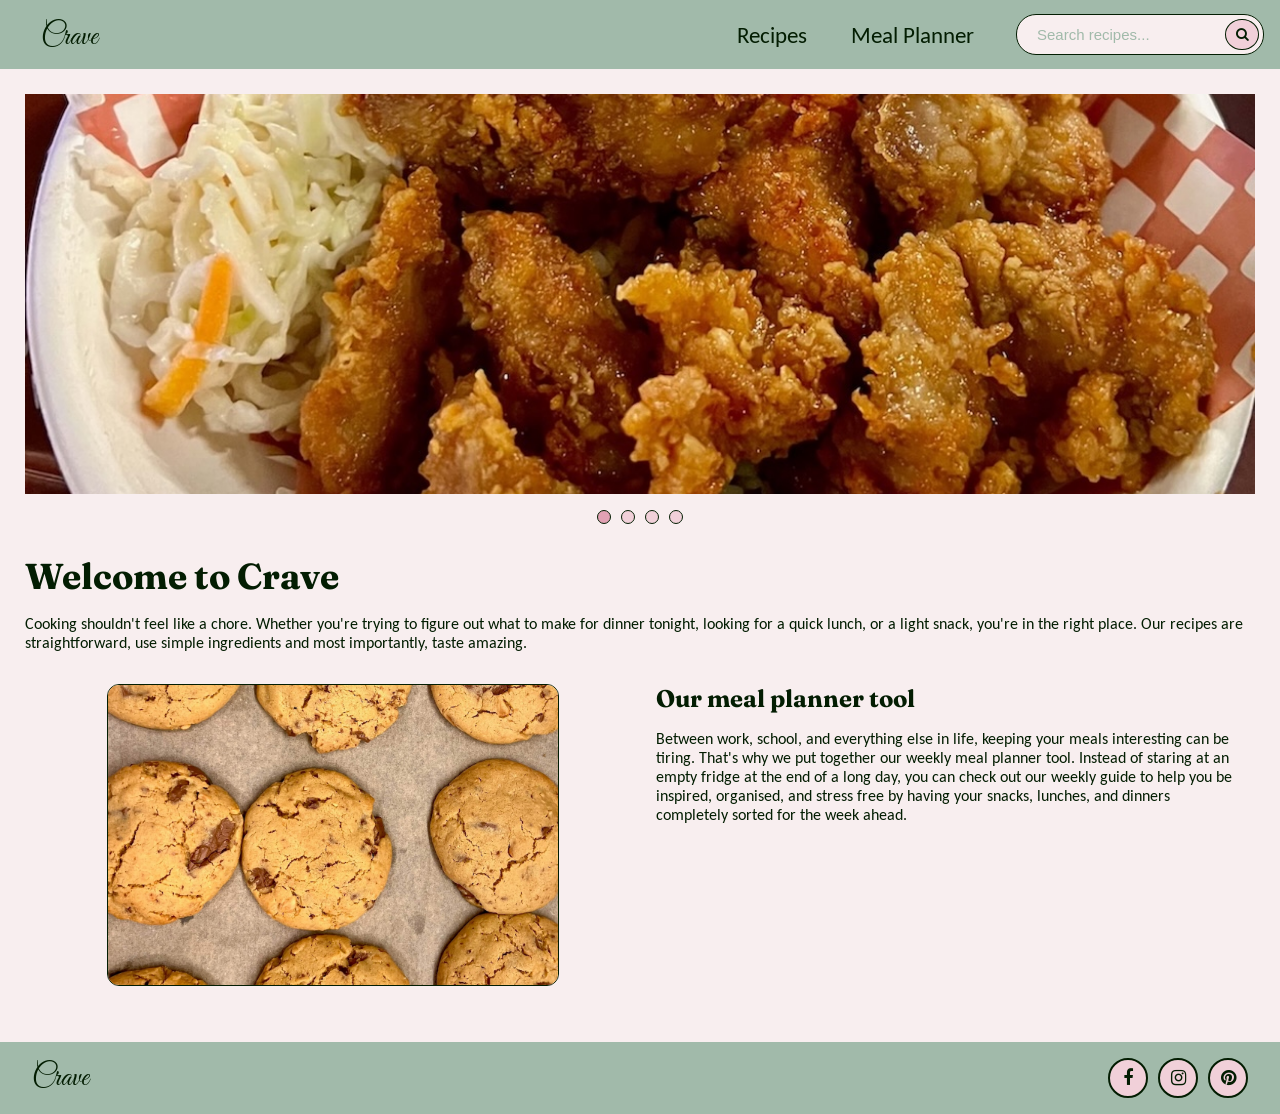
<file: index.html>
<!DOCTYPE html>
<html lang="en">
<head>
    <meta charset="UTF-8">
    <meta name="viewport" content="width=device-width, initial-scale=1.0">
    <title>Crave</title>
    <link rel="icon" type="image/png" href="images/crave-favicon.png">
    <link rel="stylesheet" href="style.css">
    <link rel="stylesheet" href="https://cdnjs.cloudflare.com/ajax/libs/font-awesome/4.7.0/css/font-awesome.min.css">
</head>
<body>
    <!-- Navbar with links and search -->
    <nav class="topnav" id="my-top-nav">
        <a href="index.html" class="logo-link">Crave</a>
        <div id="nav-right">
            <a href="recipeindex.html">Recipes</a>
            <a href="mealplanner.html">Meal Planner</a>
            <!-- Search bar for finding recipes -->
            <div class="search-container">
                <input type="text" id="recipe-search" onkeyup="searchRecipes()" placeholder="Search recipes...">
                <button type="button" aria-label="Magnifying glass search icon"><i class="fa fa-search"></i></button>
                <div id="search-results">
                    <ul id="recipe-menu">
                        <li><a href="recipe.html?id=cookies">Chocolate Chip Peanut Butter Cookies</a></li>
                        <li><a href="recipe.html?id=crepe">Soft Crepes</a></li>
                        <li><a href="recipe.html?id=doughnuts">Fluffy Banana Airfryer Doughnut Holes</a></li>
                        <li><a href="recipe.html?id=flatbread">Garlic Butter Flatbread</a></li>
                        <li><a href="recipe.html?id=onion-rings">Crispy Onion Rings</a></li>
                        <li><a href="recipe.html?id=potato-salad">Creamy Potato Salad</a></li>
                        <li><a href="recipe.html?id=scone">Fluffy Scones</a></li>
                        <li><a href="recipe.html?id=sushi">Teriyaki Sushi</a></li>
                        <li><a href="recipe.html?id=bulgogi">Beef Bulgogi</a></li>
                        <li><a href="recipe.html?id=chicken">Honey Soy Chicken</a></li>
                    </ul>
                </div>
            </div>
        </div>
        <div class="hamburger">
            <div class="line"></div>
            <div class="line"></div>
            <div class="line"></div>
        </div>
    </nav>
    
    <div class="body-wrap">
        <main>
            <div class="content-section">
                <!-- Slideshow with images that link to recipes -->
                <div class="slideshow-container">
                    <div class="slide-active">
                        <a href="recipe.html?id=chicken">
                            <img class="slide-img" src="images/chicken.jpeg" alt="image of fried chicken with a garlic honey soy glaze, with coleslaw on the side">
                        </a>
                    </div>
                    <div class="slide">
                        <a href="recipe.html?id=sushi">
                            <img class="slide-img" src="images/sushi.jpeg" alt="image of salmon, cucumber, carrot and avocado sushi on a white plate background">
                        </a>
                    </div>
                    <div class="slide">
                        <a href="recipe.html?id=flatbread">
                            <img class="slide-img" src="images/flatbread.jpeg" alt="image of round, soft, buttery flatbread">
                        </a>
                    </div>
                    <div class="slide">
                        <a href="recipe.html?id=scone">
                            <img class="slide-img" src="images/scone.jpeg" alt="image of light, well risen scones on a baking tray">
                        </a>
                    </div>
                </div>
                <!-- Progression dots for the slideshow/carousel -->
                <div class="slide-dots">
                    <button class="dot-active"></button>
                    <button class="dot"></button>
                    <button class="dot"></button>
                    <button class="dot"></button>
                </div>
            </div>
            
            <!-- Welcome section, introducing the website -->
            <section class="welcome-intro">
                <h1>Welcome to Crave</h1> 
                <p>Cooking shouldn't feel like a chore. Whether you're trying to figure out what to make for dinner tonight, looking for a quick lunch, or a light snack, you're in the right place. Our recipes are straightforward, use simple ingredients and most importantly, taste amazing.</p>
            </section>
        
            <!-- Information about the meal planner and an image from the cookie recipe -->
            <section class="row">
                <div class="column">
                    <img class="home-img" src="images/cookie.jpeg" alt="Thick and chewy peanut butter cookies studded with chocolate chips">
                </div>
                <div class="column">
                    <h2>Our meal planner tool</h2>
                    <p>Between work, school, and everything else in life, keeping your meals interesting can be tiring. That's why we put together our weekly meal planner tool. Instead of staring at an empty fridge at the end of a long day, you can check out our weekly guide to help you be inspired, organised, and stress free by having your snacks, lunches, and dinners completely sorted for the week ahead.</p>
                </div>
            </section>
        </main>
   </div>
   
   <!-- Footer with social media links -->
   <footer>
        <span class="footer-logo">Crave</span>
        <div class="footer-links">
            <a href="https://facebook.com" class="circle"><i class="fa fa-facebook"></i></a>
            <a href="https://instagram.com" class="circle"><i class="fa fa-instagram"></i></a>
            <a href="https://pinterest.com" class="circle"><i class="fa fa-pinterest"></i></a>
        </div>
    </footer>
    <script src="script.js"></script>
</body>
</html>
</file>
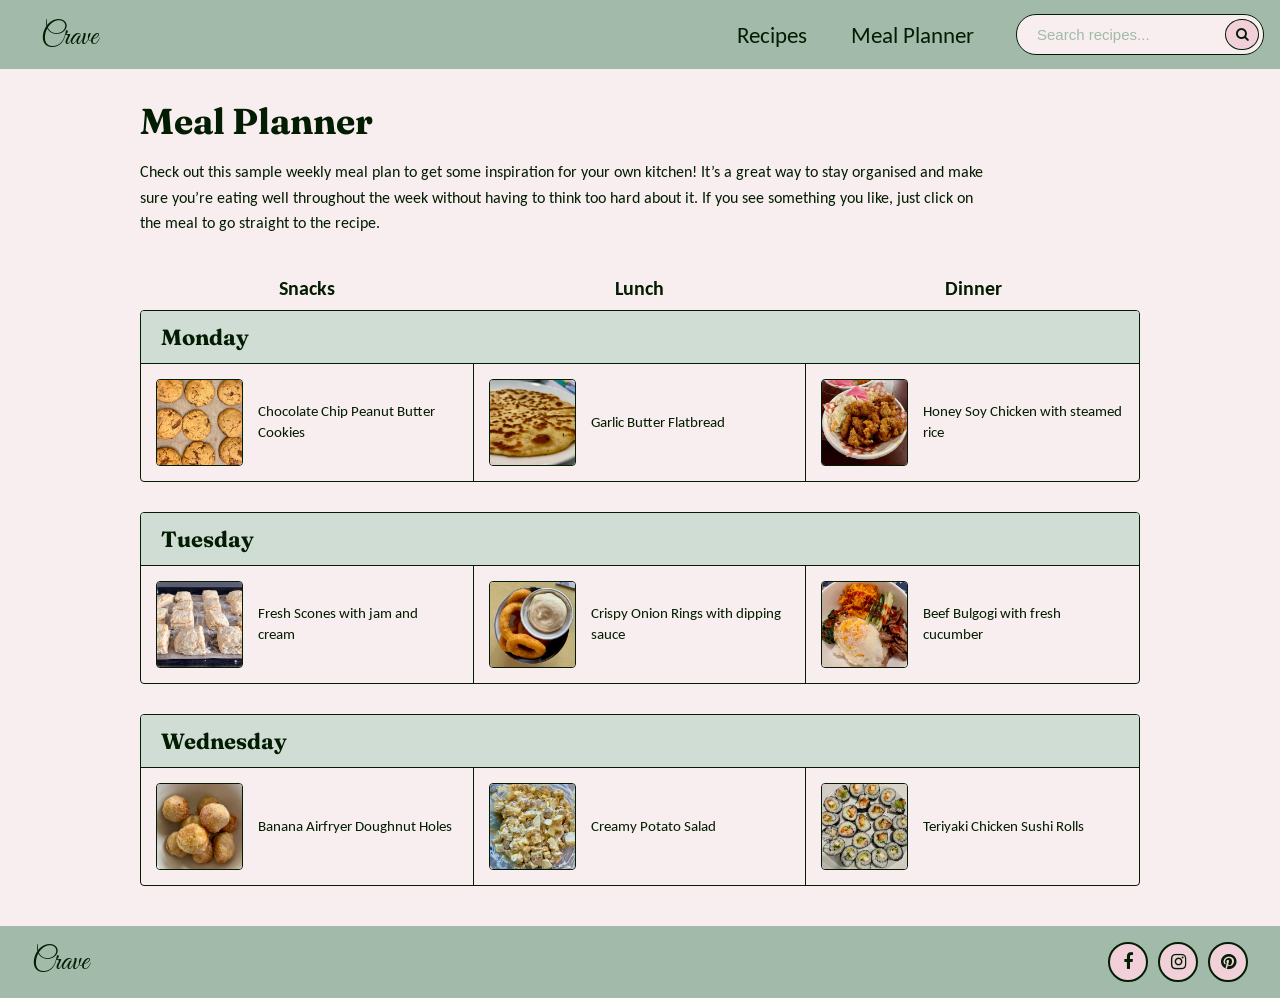
<file: mealplanner.html>
<!DOCTYPE html>
<html lang="en">
<head>
    <meta charset="UTF-8">
    <meta name="viewport" content="width=device-width, initial-scale=1.0">
    <title>Crave</title>
    <link rel="icon" type="image/png" href="images/crave-favicon.png">
    <link rel="stylesheet" href="style.css">
    <link rel="stylesheet" href="https://cdnjs.cloudflare.com/ajax/libs/font-awesome/4.7.0/css/font-awesome.min.css">
</head>
<body>
    <!-- Navbar with links and search -->
    <nav class="topnav" id="my-top-nav">
        <a href="index.html" class="logo-link">Crave</a>
        <div id="nav-right">
            <a href="recipeindex.html">Recipes</a>
            <a href="mealplanner.html">Meal Planner</a>
            
            <!-- Search bar for finding recipes -->
            <div class="search-container">
                <input type="text" id="recipe-search" onkeyup="searchRecipes()" placeholder="Search recipes...">
                <button type="button" aria-label="Magnifying glass search icon"><i class="fa fa-search"></i></button>
                <div id="search-results">
                    <ul id="recipe-menu">
                        <li><a href="recipe.html?id=cookies">Chocolate Chip Peanut Butter Cookies</a></li>
                        <li><a href="recipe.html?id=crepe">Soft Crepes</a></li>
                        <li><a href="recipe.html?id=doughnuts">Fluffy Banana Airfryer Doughnut Holes</a></li>
                        <li><a href="recipe.html?id=flatbread">Garlic Butter Flatbread</a></li>
                        <li><a href="recipe.html?id=onion-rings">Crispy Onion Rings</a></li>
                        <li><a href="recipe.html?id=potato-salad">Creamy Potato Salad</a></li>
                        <li><a href="recipe.html?id=scone">Fluffy Scones</a></li>
                        <li><a href="recipe.html?id=sushi">Teriyaki Sushi</a></li>
                        <li><a href="recipe.html?id=bulgogi">Beef Bulgogi</a></li>
                        <li><a href="recipe.html?id=chicken">Honey Soy Chicken</a></li>
                    </ul>
                </div>
            </div>
        </div>
        <div class="hamburger">
            <div class="line"></div>
            <div class="line"></div>
            <div class="line"></div>
        </div>
    </nav>

    <div class="body-wrap">
        <main class="planner-container">
            <!-- Intro and information about the meal planner -->
           <h1>Meal Planner</h1>
           <p>Check out this sample weekly meal plan to get some inspiration for your own kitchen! It’s a great way to stay organised and make sure you’re eating well throughout the week without having to think too hard about it. If you see something you like, just click on the meal to go straight to the recipe.</p>

           <div class="meal-headers">
               <div>Snacks</div>
               <div>Lunch</div>
               <div>Dinner</div>
           </div>

           <!-- Meal planner grid, Monday -->
           <section class="day-section">
               <header class="day-header">
                   <h2>Monday</h2>
               </header>
               <div class="meals-grid">
                   <div class="meal-item">
                       <a href="recipe.html?id=cookies" class="meal-link">
                           <img src="images/cookie.jpeg" alt="Peanut butter cookies">
                           <div class="meal-text">Chocolate Chip Peanut Butter Cookies</div>
                       </a>
                   </div>
                   <div class="meal-item">
                       <a href="recipe.html?id=flatbread" class="meal-link">
                           <img src="images/flatbread.jpeg" alt="Garlic flatbread">
                           <div class="meal-text">Garlic Butter Flatbread</div>
                       </a>
                   </div>
                   <div class="meal-item">
                       <a href="recipe.html?id=chicken" class="meal-link">
                           <img src="images/chicken.jpeg" alt="Honey soy chicken">
                           <div class="meal-text">Honey Soy Chicken with steamed rice</div>
                       </a>
                   </div>
               </div>
           </section>

            <!-- Meal planner grid, Tuesday -->
           <section class="day-section">
               <header class="day-header">
                   <h2>Tuesday</h2>
               </header>
               <div class="meals-grid">
                   <div class="meal-item">
                       <a href="recipe.html?id=scone" class="meal-link">
                           <img src="images/scone.jpeg" alt="Fluffy scones">
                           <div class="meal-text">Fresh Scones with jam and cream</div>
                       </a>
                   </div>
                   <div class="meal-item">
                       <a href="recipe.html?id=onion-rings" class="meal-link">
                           <img src="images/onion-rings.jpeg" alt="Onion rings">
                           <div class="meal-text">Crispy Onion Rings with dipping sauce</div>
                       </a>
                   </div>
                   <div class="meal-item">
                       <a href="recipe.html?id=bulgogi" class="meal-link">
                           <img src="images/bulgogi.jpeg" alt="Beef bulgogi">
                           <div class="meal-text">Beef Bulgogi with fresh cucumber</div>
                       </a>
                   </div>
               </div>
           </section>

            <!-- Meal planner grid, Wednesday -->
           <section class="day-section">
               <header class="day-header">
                   <h2>Wednesday</h2>
               </header>
               <div class="meals-grid">
                   <div class="meal-item">
                       <a href="recipe.html?id=doughnuts" class="meal-link">
                           <img src="images/doughnuts.jpeg" alt="Banana doughnuts">
                           <div class="meal-text">Banana Airfryer Doughnut Holes</div>
                       </a>
                   </div>
                   <div class="meal-item">
                       <a href="recipe.html?id=potato-salad" class="meal-link">
                           <img src="images/potato-salad.jpeg" alt="Potato salad">
                           <div class="meal-text">Creamy Potato Salad</div>
                       </a>
                   </div>
                   <div class="meal-item">
                       <a href="recipe.html?id=sushi" class="meal-link">
                           <img src="images/sushi.jpeg" alt="Teriyaki sushi">
                           <div class="meal-text">Teriyaki Chicken Sushi Rolls</div>
                       </a>
                   </div>
               </div>
           </section>
       </main>
    </div>

    <!-- Footer with social media links -->
    <footer>
        <span class="footer-logo">Crave</span>
        <div class="footer-links">
            <a href="https://facebook.com" class="circle"><i class="fa fa-facebook"></i></a>
            <a href="https://instagram.com" class="circle"><i class="fa fa-instagram"></i></a>
            <a href="https://pinterest.com" class="circle"><i class="fa fa-pinterest"></i></a>
        </div>
    </footer> 
    <script src="script.js"></script>
</body>
</html>
</file>
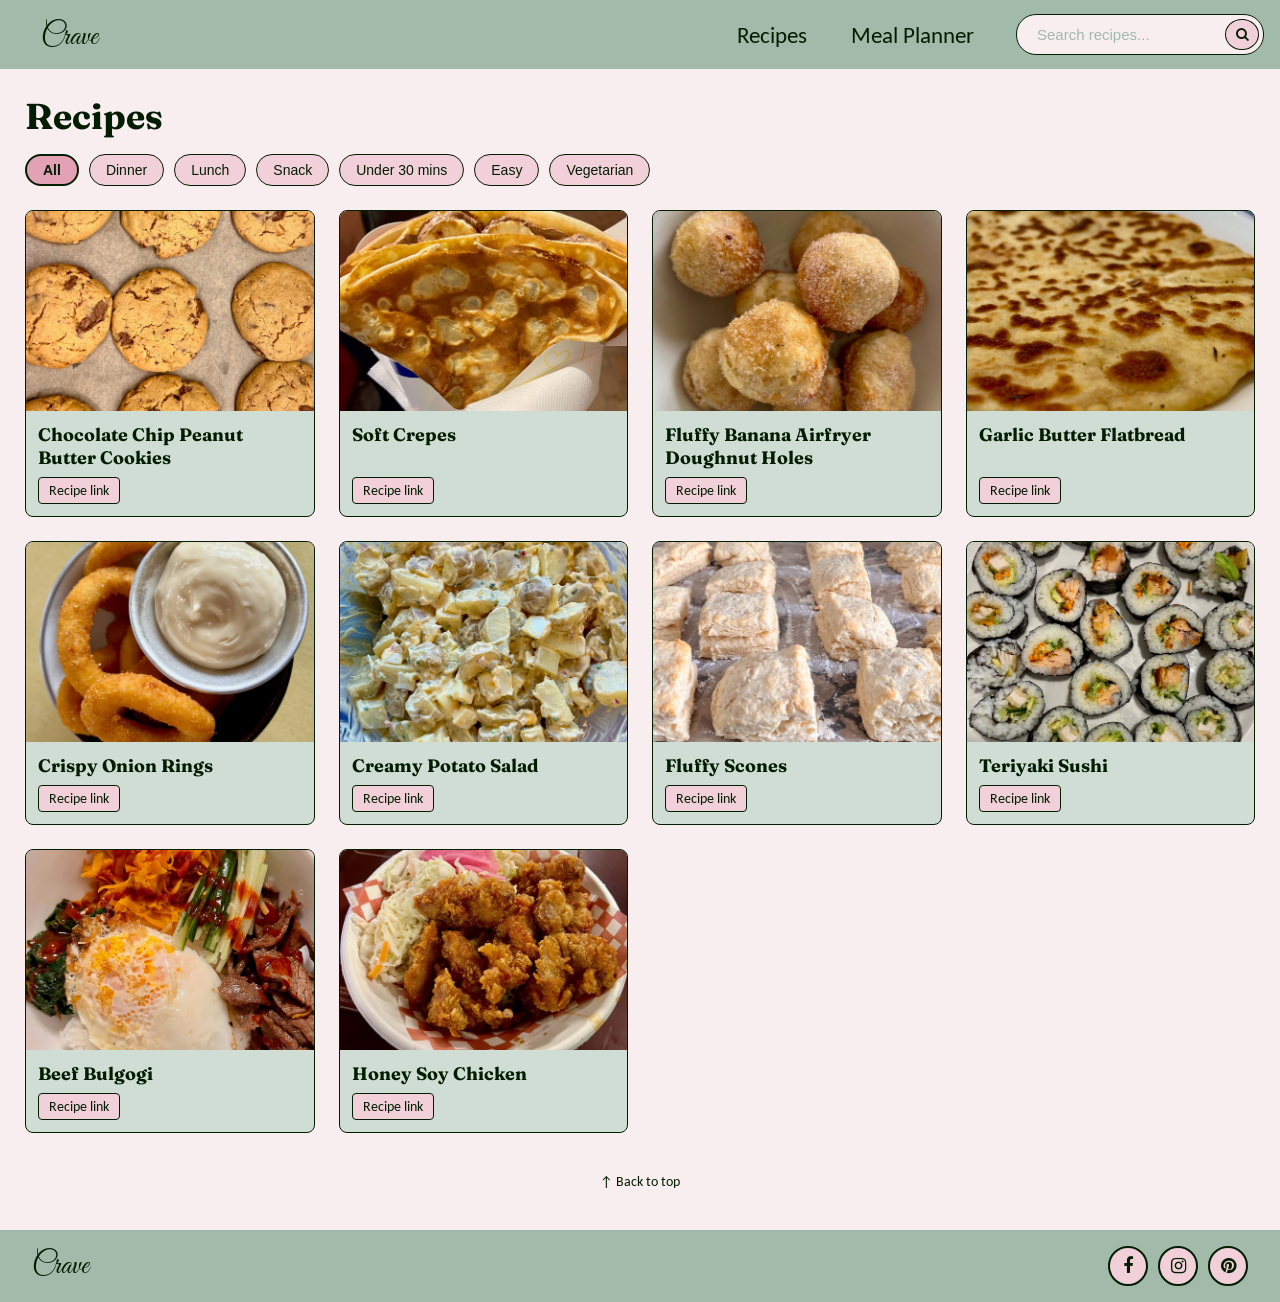
<file: recipeindex.html>
<!DOCTYPE html>
<html lang="en">
<head>
    <meta charset="UTF-8">
    <meta name="viewport" content="width=device-width, initial-scale=1.0">
    <title>Crave</title>
    <link rel="icon" type="image/png" href="images/crave-favicon.png">
    <link rel="stylesheet" href="style.css">
    <link rel="stylesheet" href="https://cdnjs.cloudflare.com/ajax/libs/font-awesome/4.7.0/css/font-awesome.min.css">
</head>
<body>
    <!-- Navbar with links and search -->
    <nav class="topnav" id="my-top-nav">
        <a href="index.html" class="logo-link">Crave</a>
        <div id="nav-right">
            <a href="recipeindex.html">Recipes</a>
            <a href="mealplanner.html">Meal Planner</a>

            <!-- Search bar for finding recipes -->
            <div class="search-container">
                <input type="text" id="recipe-search" onkeyup="searchRecipes()" placeholder="Search recipes...">
                <button type="button" aria-label="Magnifying glass search icon"><i class="fa fa-search"></i></button>

                <div id="search-results">
                    <ul id="recipe-menu">
                        <li><a href="recipe.html?id=cookies">Chocolate Chip Peanut Butter Cookies</a></li>
                        <li><a href="recipe.html?id=crepe">Soft Crepes</a></li>
                        <li><a href="recipe.html?id=doughnuts">Fluffy Banana Airfryer Doughnut Holes</a></li>
                        <li><a href="recipe.html?id=flatbread">Garlic Butter Flatbread</a></li>
                        <li><a href="recipe.html?id=onion-rings">Crispy Onion Rings</a></li>
                        <li><a href="recipe.html?id=potato-salad">Creamy Potato Salad</a></li>
                        <li><a href="recipe.html?id=scone">Fluffy Scones</a></li>
                        <li><a href="recipe.html?id=sushi">Teriyaki Sushi</a></li>
                        <li><a href="recipe.html?id=bulgogi">Beef Bulgogi</a></li>
                        <li><a href="recipe.html?id=chicken">Honey Soy Chicken</a></li>
                    </ul>
                </div>
            </div>
        </div>

        <div class="hamburger">
            <div class="line"></div>
            <div class="line"></div>
            <div class="line"></div>
        </div>
    </nav>
    
    <div class="body-wrap">
        <main>
            <h1>Recipes</h1>

            <!-- Buttons used to filter recipes by category -->
            <nav class="filter-buttons" aria-label="Recipe categories">
                <button class="filter-btn active" onclick="filterRecipes('all')">All</button>
                <button class="filter-btn" onclick="filterRecipes('dinner')">Dinner</button>
                <button class="filter-btn" onclick="filterRecipes('lunch')">Lunch</button>
                <button class="filter-btn" onclick="filterRecipes('snack')">Snack</button>
                <button class="filter-btn" onclick="filterRecipes('under-30')">Under 30 mins</button>
                <button class="filter-btn" onclick="filterRecipes('easy')">Easy</button>
                <button class="filter-btn" onclick="filterRecipes('vegetarian')">Vegetarian</button>
            </nav>

            <!-- Grid displaying all recipe cards -->
            <section class="recipe-grid" aria-label="Recipe Gallery">

                <!-- Individual recipe cards with category tags -->
                <div class="recipe-card" data-category="snack easy">
                    <img src="images/cookie.jpeg" alt="Thick and chewy peanut butter cookies studded with chocolate chips">
                    <div class="recipe-info">
                        <h2>Chocolate Chip Peanut Butter Cookies</h2>
                        <a href="recipe.html?id=cookies">Recipe link</a>
                    </div>
                </div>

                <div class="recipe-card" data-category="snack easy vegetarian">
                    <img src="images/crepe.jpeg" alt="Folded thin crepe spread with nutella and filled with sliced bananas">
                    <div class="recipe-info">
                        <h2>Soft Crepes</h2>
                        <a href="recipe.html?id=crepe">Recipe link</a>
                    </div>
                </div>

                <div class="recipe-card" data-category="snack under-30 easy vegetarian">
                    <img src="images/doughnuts.jpeg" alt="Bite sized golden doughnut holes rolled in cinnamon sugar">
                    <div class="recipe-info">
                        <h2>Fluffy Banana Airfryer Doughnut Holes</h2>
                        <a href="recipe.html?id=doughnuts">Recipe link</a>
                    </div>
                </div>

                <div class="recipe-card" data-category="lunch snack under-30 easy vegetarian">
                    <img src="images/flatbread.jpeg" alt="Warm, golden and soft flatbread">
                    <div class="recipe-info">
                        <h2>Garlic Butter Flatbread</h2>
                        <a href="recipe.html?id=flatbread">Recipe link</a>
                    </div>
                </div>

                <div class="recipe-card" data-category="snack vegetarian">
                    <img src="images/onion-rings.jpeg" alt="A bowl of golden brown onion rings with a creamy aoli">
                    <div class="recipe-info">
                        <h2>Crispy Onion Rings</h2>
                        <a href="recipe.html?id=onion-rings">Recipe link</a>
                    </div>
                </div>

                <div class="recipe-card" data-category="lunch easy vegetarian">
                    <img src="images/potato-salad.jpeg" alt="A bowl of classic creamy potato salad">
                    <div class="recipe-info">
                        <h2>Creamy Potato Salad</h2>
                        <a href="recipe.html?id=potato-salad">Recipe link</a>
                    </div>
                </div>

                <div class="recipe-card" data-category="snack lunch under-30 easy vegetarian">
                    <img src="images/scone.jpeg" alt="Warm, light homemade scones on a baking tray">
                    <div class="recipe-info">
                        <h2>Fluffy Scones</h2>
                        <a href="recipe.html?id=scone">Recipe link</a>
                    </div>
                </div>

                <div class="recipe-card" data-category="dinner">
                    <img src="images/sushi.jpeg" alt="Fresh teriyaki chicken sushi rolls sliced and served on a plate">
                    <div class="recipe-info">
                        <h2>Teriyaki Sushi</h2>
                        <a href="recipe.html?id=sushi">Recipe link</a>
                    </div>
                </div>

                <div class="recipe-card" data-category="dinner under-30">
                    <img src="images/bulgogi.jpeg" alt="Beef bulgogi strips served over rice with carrots, cucumber and a fried egg">
                    <div class="recipe-info">
                        <h2>Beef Bulgogi</h2>
                        <a href="recipe.html?id=bulgogi">Recipe link</a>
                    </div>
                </div>

                <div class="recipe-card" data-category="dinner under-30">
                    <img src="images/chicken.jpeg" alt="Crisp chicken pieces coated in a light honey soy glaze">
                    <div class="recipe-info">
                        <h2>Honey Soy Chicken</h2>
                        <a href="recipe.html?id=chicken">Recipe link</a>
                    </div>
                </div>
            </section>

            <!-- Button to quickly scroll back to the top -->
            <a href="#" class="back-to-top">↑ Back to top</a>
        </main>
    </div>

    <!-- Footer with social media links -->
    <footer>
        <span class="footer-logo">Crave</span>
        <div class="footer-links">
            <a href="https://facebook.com" class="circle"><i class="fa fa-facebook"></i></a>
            <a href="https://instagram.com" class="circle"><i class="fa fa-instagram"></i></a>
            <a href="https://pinterest.com" class="circle"><i class="fa fa-pinterest"></i></a>
        </div>
    </footer>

    <script src="script.js"></script>
</body>
</html>
</file>
<file: style.css>
/* Importing fonts */
@import url('https://fonts.googleapis.com/css2?family=Carlito:ital,wght@0,400;0,700;1,400;1,700&family=Fraunces:ital,opsz,wght@0,9..144,100..900;1,9..144,100..900&family=Great+Vibes&display=swap');

/* Main page styling */
body {
    margin: 0;
    padding: 0;
    background-color: #f8eeef;
    font-family: 'Carlito', sans-serif;
    color: #031d02;
}

.body-wrap {
    margin: 25px;
}

/* Makes the scroll to top button more smooth */
html {scroll-behavior: smooth;}

/* TEXT */
h1, h2, h3 {
    font-family: 'Fraunces', serif;
    color: #031d02;
    font-weight: 700;
}

h1 {
    font-size: 36px;
    margin-bottom: 15px;
}

h2 {
    font-size: 24px;
    margin-top: 0;
    margin-bottom: 15px;
}

/* NAVBAR */
/* Styling and positioning for the nav bar */
#my-top-nav, nav#my-top-nav {
    position: sticky;
    top: 0;
    z-index: 1000;
    padding: 8px 0;
    box-sizing: border-box;
}

.topnav {
    background-color: #a1baaa;
    width: 100%;
    display: flex;
    align-items: center;
    padding: 10px 0;
    box-sizing: border-box;
    position: relative; 
    z-index: 1001;
}

.topnav a {
    display: block;
    color: #031d02;
    text-align: center;
    padding: 10px 16px;
    text-decoration: none;
    font-size: 23px;
    border-radius: 8px;
    margin: 0 2px;
}

/* Hover effect for navbar links */
.topnav a:hover {
    background-color: #f1d0d9;
    color: #031d02;
}

/* Logo styling */
.topnav a.logo-link {
    font-size: 30px;
    font-family: Great Vibes;
    margin-left: 25px;
    padding-bottom: 5px;
}

/* SEARCH BAR */
.search-container {
    position: relative;
    display: flex;
    align-items: center;
    background-color: #f8eeef;
    border: 1px solid #031d02;
    border-radius: 20px;
    padding: 4px 4px 4px 12px;
    margin: auto 16px;
}

.search-container input {
    padding: 6px 8px;
    border-radius: 20px;
    border: none;
    outline: none;
    font-size: 15px;
    width: 180px;
    background-color: transparent;
    color: #031d02;
}

/* Placeholder text colour */
.search-container input::placeholder {
    color: #a1baaa;
}

/* Search icon button */
.search-container button {
    padding: 8px 10px;
    border-radius: 50%;
    border: 1px solid #031d02;
    background-color: #f1d0d9;
    color: #031d02;
    cursor: pointer;
    display: flex;
    align-items: center;
    justify-content: center;
}

.search-container button:hover {
    background-color: #e2a1b4;
}

/* Right side navigation links */
#nav-right {
    margin-left: auto;
    display: flex;
    align-items: center;
    gap: 8px;
}

/* Results from recipe search */
#search-results {
    display: none;
    position: absolute;
    top: 100%;
    left: 0;
    background-color: #f8eeef;
    border: 1px solid #031d02;
    padding: 5px;
    border-radius: 10px;
    width: 250px;
    z-index: 999;
}

#recipe-menu {
    list-style-type: none;
    padding: 0;
    margin: 0;
}

#recipe-menu li a {
    padding: 8px 12px;
    text-decoration: none;
    color: #031d02;
    display: block;
}

#recipe-menu li a:hover {
    background-color: #f1d0d9;
}

/* Hamburger menu */
.hamburger {
    display: none;
    flex-direction: column;
    cursor: pointer;
    gap: 5px;
    margin-left: auto;
    margin-right: 16px;
    padding: 8px;
}

.hamburger .line {
    width: 25px;
    height: 3px;
    background: #031d02;
    border-radius: 2px;
}

/* Responsive navbar for smaller screens */
@media (max-width: 768px) {
    #nav-right {
        display: none;
        position: absolute;
        top: 60px;
        right: 0;
        background: #a1baaa;
        flex-direction: column;
        width: 100%;
        text-align: center; 
        padding: 1rem;
        z-index: 1000;
        box-shadow: 0 4px 10px rgba(3, 29, 2, 0.15);
    }

    #nav-right.active {
        display: flex;
    }

    .hamburger {
        display: flex;
    }

    .search-container {
        margin: 12px auto; 
        width: 80%; 
        max-width: 300px;
        background-color: #f8eeef;
    }
}


/* LAYOUT */
/* Grid layout */
.row {
    display: flex;
    align-items: flex-start;
}

.column {
    flex: 1;
    padding: 16px;
}


/* IMAGES */
.home-img {
    width: 100%;
    max-width: 450px;
    height: 300px;
    object-fit: cover;
    border-radius: 12px;
    border: 1px solid #031d02;
    display: block;
    margin: 0 auto;
}

/* FOOTER */
/* layout, spacing, styling */
footer {
    background-color: #a1baaa;
    display: flex;
    justify-content: space-between;
    align-items: center;
    padding: 16px 32px;
    margin-top: 40px;
}

/* Footer logo */
.footer-logo {
    font-size: 30px;
    color: #031d02;
    font-family: Great Vibes;
}

/* Social media circles layout */
.footer-links {
    display: flex;
    gap: 10px;
}

/* Social media circles */
.circle {
    width: 36px;
    height: 36px;
    border-radius: 50%;
    background-color: #f1d0d9;
    border: 2px solid #031d02;
    display: flex;
    align-items: center;
    justify-content: center;
    color: #031d02;
    text-decoration: none;
    font-size: 18px;
}

/* Hover effect for socials */
.circle:hover {
    background-color: #e2a1b4;
}

/* CAROUSEL */
.slideshow-container {
    position: relative;
    height: 400px;
    overflow: hidden;
    margin: 0;
}

/* Hidden slides */
.slide {
    position: absolute;
    top: 0;
    left: 0;
    width: 100%;
    height: 100%;
    display: flex;
    align-items: center;
    justify-content: center;
    opacity: 0;
    transition: opacity 0.8s ease-in-out;
    pointer-events: none;
}

/* Active slide */
.slide-active {
    position: absolute;
    top: 0;
    left: 0;
    width: 100%;
    height: 100%;
    display: flex;
    align-items: center;
    justify-content: center;
    transition: opacity 0.8s ease-in-out;
    opacity: 1;
    background-color: #f1d0d9;
    pointer-events: auto;
}

/* Progression dots for slideshow */
.slide-dots {
    display: flex;
    justify-content: center;
    align-items: center;
    margin: 16px 0;
    gap: 10px;
}

/* Styling for slideshow dots */
.dot, .dot-active {
    width: 14px;
    height: 14px;
    border-radius: 50%;
    cursor: pointer;
    padding: 0;
    border: 1.5px solid #031d02;
}

.dot {
    background-color: #f1d0d9;
}

/* Active slideshow dot */
.dot-active {
    background-color: #e2a1b4;
}

/* Slideshow images */
.slide-img {
    width: 100%;
    height: 100%;
    object-fit: cover;
    display: block;
}

.slideshow-container a {
    display: block;
    width: 100%;
    height: 100%;
}

/* Recipe grid layout */
.recipe-grid {
    display: grid;
    grid-template-columns: 1fr 1fr 1fr 1fr;
    gap: 24px;
    margin-top: 24px;
}

/* RECIPE CARD */
.recipe-card {
    border: 1px solid #031d02;
    border-radius: 8px;
    overflow: hidden;
    background-color: #d0ddd4;
    display: flex;
    flex-direction: column;
}

/* Recipe card image */
.recipe-card img {
    width: 100%;
    height: 200px;
    object-fit: cover;
    display: block;
}

/* Text content inside recipe cards */
.recipe-info {
    padding: 12px;
    display: flex;
    flex-direction: column;
    flex-grow: 1;
}

.recipe-info h2 {
    margin: 0 0 8px 0;
    font-size: 18px;
}

.recipe-info p {
    margin: 0 0 12px 0;
    font-size: 14px;
}

/* Recipe card button styling */
.recipe-info a {
    font-size: 14px;
    text-decoration: none;
    border: 1px solid #031d02;
    padding: 4px 10px;
    border-radius: 4px;
    display: inline-block;
    background-color: #f1d0d9;
    color: #031d02;
    margin-top: auto; 
    align-self: flex-start;
}

/* Hover effect for recipe links */
.recipe-info a:hover {
    background-color: #e2a1b4;
}

/* FILTER BUTTONS */
.filter-buttons {
    display: flex;
    gap: 10px;
    flex-wrap: wrap;
    margin-top: 16px;
}

.filter-btn {
    padding: 6px 16px;
    border: 1px solid #031d02;
    border-radius: 20px;
    background-color: #f1d0d9;
    cursor: pointer;
    font-size: 14px;
    color: #031d02;
}

/* Hover effect for filter buttons */
.filter-btn:hover {
    background-color: #e2a1b4;
}

/* Highlighting the active filter button */
.filter-btn.active {
    background-color: #e2a1b4;
    font-weight: bold;
    border: 2px solid #031d02;
}

/* Link to quickly scroll back to the top */
.back-to-top {
    display: block;
    text-align: center;
    margin-top: 40px;
    font-size: 14px;
    text-decoration: none;
    color: #031d02;
}

/* Responsive recipe grid for smaller screens */
@media (max-width: 768px) {
    .recipe-grid {
        grid-template-columns: 1fr;
    }
}

/* RECIPE PAGE */
.recipe-container {
    max-width: 800px;
    margin: 60px auto; 
    position: relative;
    font-family: 'Carlito', sans-serif;
}

/* Recipe image layout */
.recipe-header {
    display: flex;
    justify-content: center;
    margin-bottom: -100px;
    position: relative;
    z-index: 10; 
}

/* Recipe image styling */
.recipe-circle-img {
    width: 200px;
    height: 200px;
    border-radius: 50%;
    border: 2px solid #031d02; 
    object-fit: cover; 
    background-color: white;
}

/* Main recipe content box */
.recipe-content-box {
    background-color: #d0ddd4;
    border: 2px solid #031d02;
    border-radius: 15px;
    padding: 120px 40px 40px;
    text-align: center;
    box-shadow: 0 8px 24px rgba(3, 29, 2, 0.3);
}

/* Layout for recipe information tags */
.recipe-stats {
    display: flex;
    justify-content: center;
    gap: 10px;
    flex-wrap: wrap;
    margin: 20px 0;
}

/* Individual recipe stat tags */
.stat-tag {
    background-color: #f1d0d9;
    border: 1px solid #031d02;
    padding: 4px 14px;
    border-radius: 20px;
    font-size: 14px;
    color: #031d02;
    font-family: 'Carlito', sans-serif;
}

/* INGREDIENTS AND METHOD */
/* Grid layout for ingredients and method sections */
.recipe-grid-layout {
    display: grid;
    grid-template-columns: 1fr 2fr;
    gap: 40px;
    text-align: left;
    margin-top: 20px;
    border-top: 1px solid #031d02;
    padding-top: 30px;
}

/* Ingredients column styling */
.ingredients-col {
    border-right: 1px solid #031d02;
    padding-right: 30px;
}

/* Ingredients list styling */
.ingredients-col ul {
    list-style: square; 
    padding-left: 20px;
    margin: 0;
}

.ingredients-col li {
    margin-bottom: 12px;
    line-height: 1.5;
    font-size: 16px;
}

/* Method list styling */
.method-col ol {
    padding-left: 25px;
    margin: 0;
}

.method-col li {
    margin-bottom: 15px;
    line-height: 1.6;
    font-size: 16px;
}

/* Styling for recipe tips section */
.recipe-tips {
    margin-top: 35px;
    padding: 20px 25px;
    background-color: #f8eeef; 
    border-radius: 10px;
    text-align: left;
    border: 1px solid #031d02;
}

/* Responsive recipe page layout */
@media (max-width: 600px) {
    .recipe-grid-layout {
        grid-template-columns: 1fr;
    }
    .ingredients-col {
        border-right: none;
        border-bottom: 1px solid #031d02;
        padding-bottom: 20px;
        padding-right: 0;
    }
}

/* Link for adapted recipes */
.recipe-source {
    margin-top: 35px;
    border-top: 1px solid #031d02;
    padding-top: 20px;
    font-size: 14px;
    text-align: center;
    font-family: 'Carlito', sans-serif;
}

.recipe-source p {
    margin: 0;
    color: #031d02;
}

/* Source website link */
.recipe-source a {
    color: #031d02;
    text-decoration: underline;
    font-weight: bold;
}

.recipe-source a:hover {
    color: #a1baaa;
}

/* MEAL PLANNER */
/* Main meal planner page layout */
.planner-container {
   margin-top: 30px;
   max-width: 1000px;
   margin: 30px auto;
}

/* Day section */
.day-section {
   margin-bottom: 30px;
   border: 1px solid #031d02;
   border-radius: 4px;
   overflow: hidden;
   background-color: #f8eeef;
}

/* Day heading styling */
.day-header {
   background-color: #d0ddd4;
   border-bottom: 1px solid #031d02;
}

/* Meal item */
.meal-item {
   display: flex;
   align-items: center;
   padding: 15px;
   gap: 15px;
   border-right: 1px solid #031d02;
}

/* Meal category headings */
.meal-headers {
   display: grid;
   grid-template-columns: 1fr 1fr 1fr;
   text-align: center;
   font-weight: bold;
   margin-bottom: 10px;
   font-family: Carlito;
   font-size: 20px;
}

/* Meal links */
.meal-link {
   display: flex;
   align-items: center;
   gap: 15px;
   text-decoration: none;
   color: inherit;
   width: 100%;
   transition: background-color 0.2s ease;
}

/* Day title styling */
.day-header h2 {
   margin: 0;
   padding: 12px 20px;
   font-size: 22px;
}

/* Grid layout for meals */
.meals-grid {
   display: grid;
   grid-template-columns: 1fr 1fr 1fr;
}

/* Removes border from right meal item to make the line a good width */
.meal-item:last-child {
   border-right: none;
}

/* Meal images */
.meal-item img {
   width: 85px;
   height: 85px;
   object-fit: cover;
   border: 1px solid #031d02;
   flex-shrink: 0;
   border-radius: 4px;
}

/* Meal text styling */
.meal-text {
   font-size: 15px;
   line-height: 1.4;
   font-family: Carlito;
}

/* Intro paragraph on meal planner page */
.planner-container p {
    margin-bottom: 40px;
    line-height: 1.6;
    max-width: 850px;
}

/* Responsive meal planner for smaller screens */
@media (max-width: 768px) {
   .meals-grid, .meal-headers {
       grid-template-columns: 1fr;
   }
   .meal-headers {
       display: none;
   }
   .meal-item {
       border-right: none;
       border-bottom: 1px solid #031d02;
   }
   .meal-item:last-child {
       border-bottom: none;
   }
}
</file>
